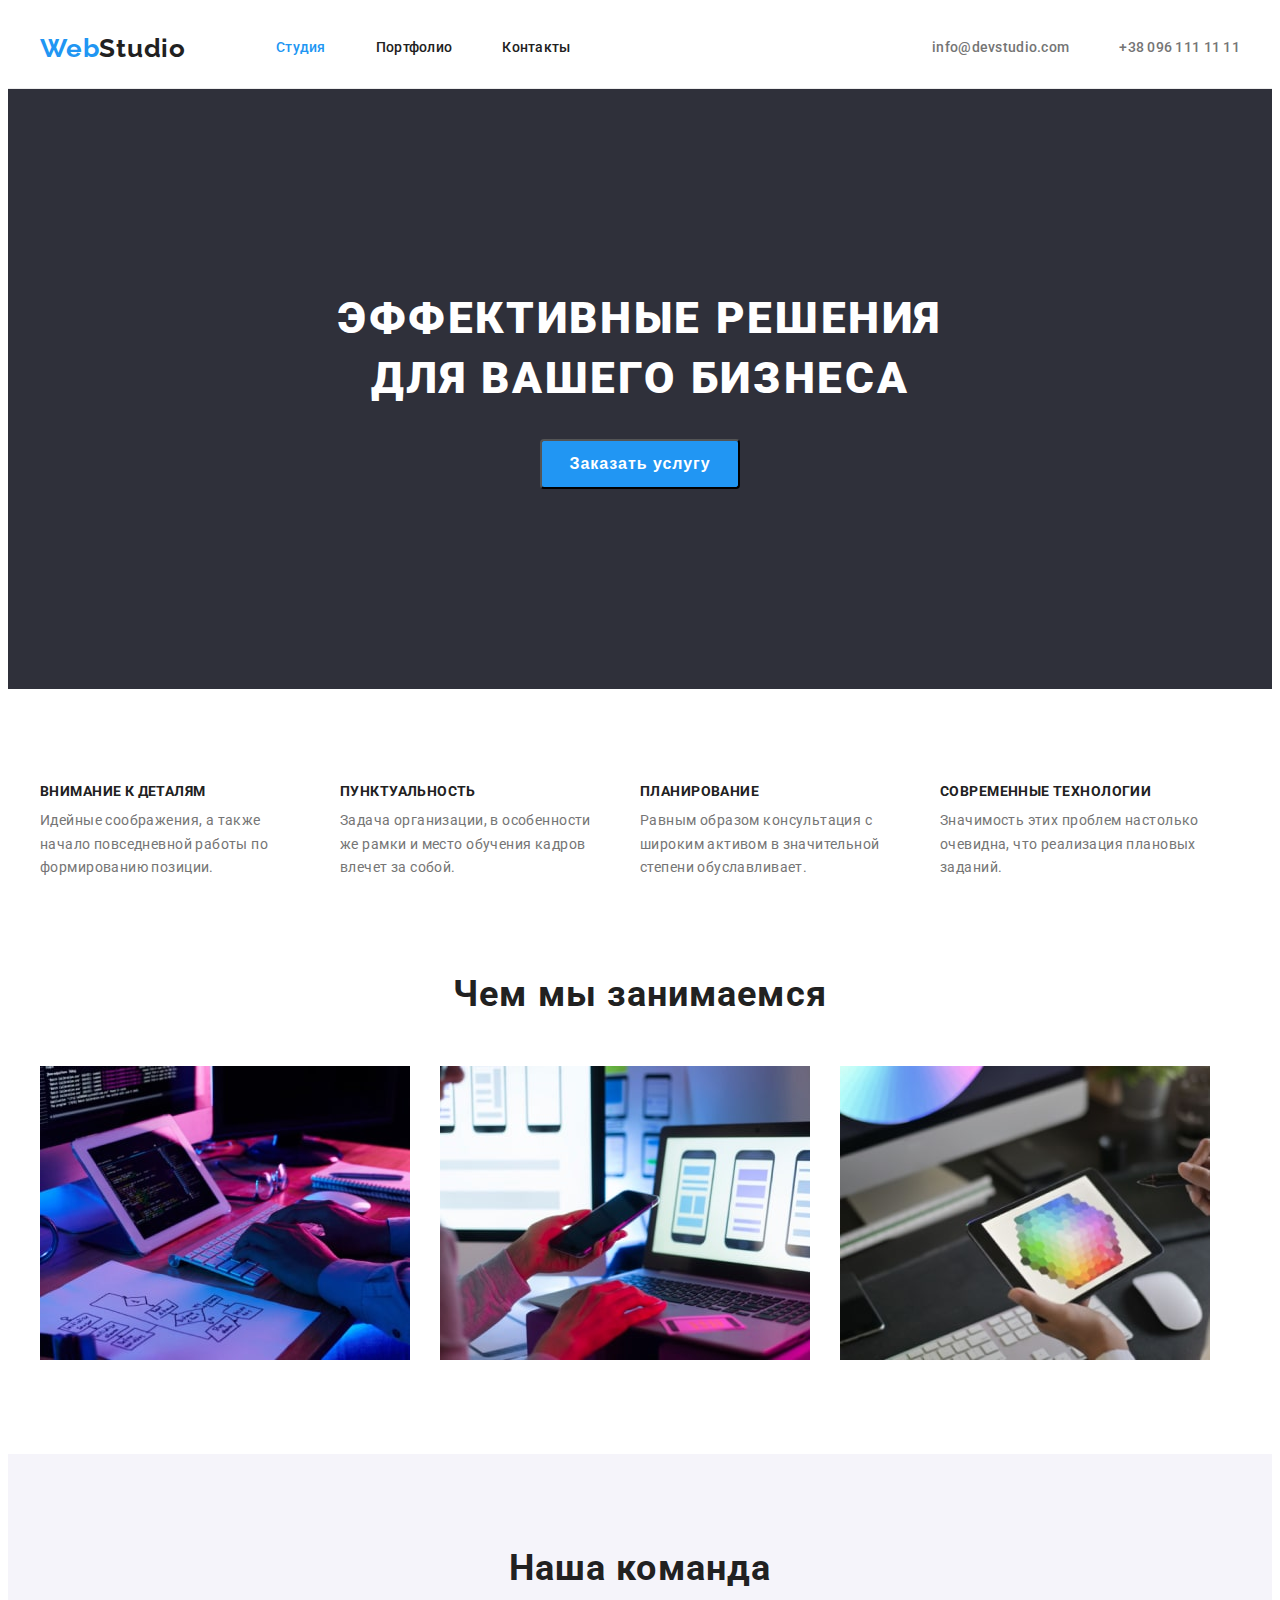
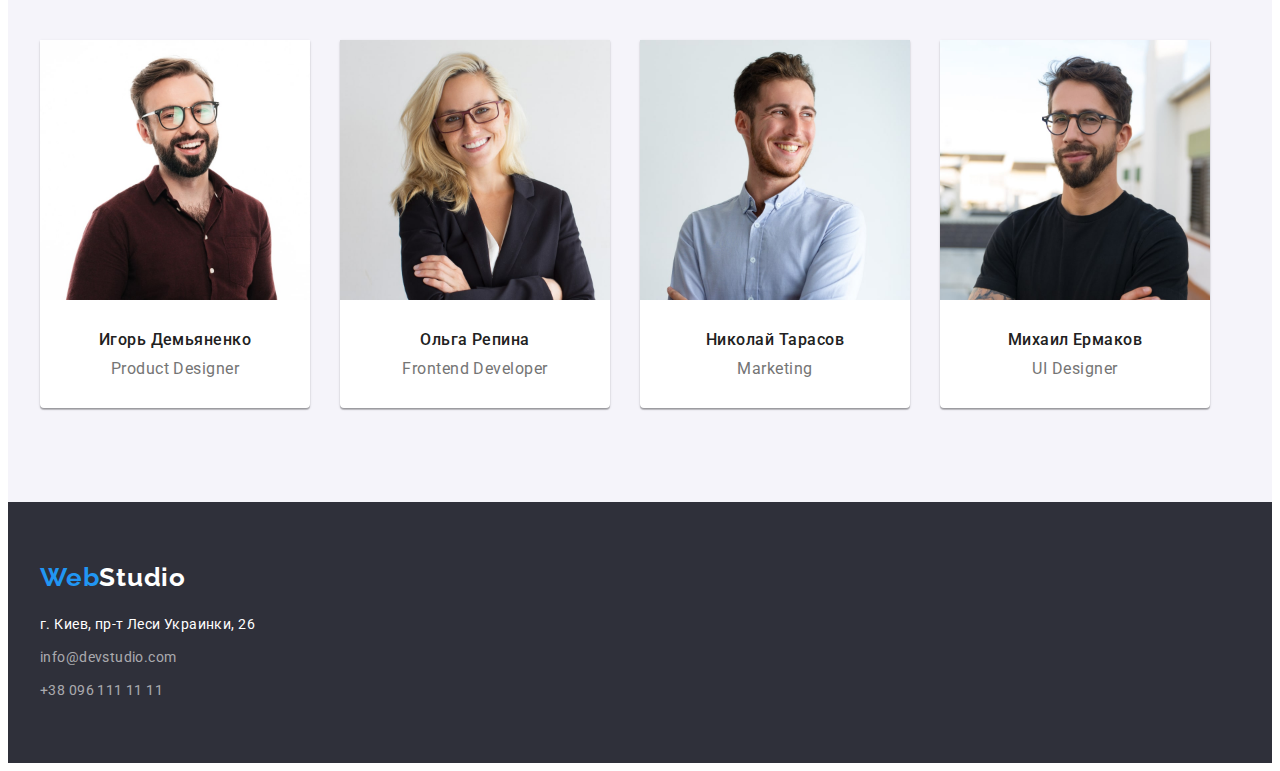
<file: index.html>
<!DOCTYPE html>
<html lang="ru">

<head>
    <meta charset="UTF-8">
    <meta http-equiv="X-UA-Compatible" content="IE=edge">
    <meta name="viewport" content="width=device-width, initial-scale=1.0">
    <title>Document</title>
    <link rel="preconnect" href="https://fonts.googleapis.com">
    <link rel="preconnect" href="https://fonts.gstatic.com" crossorigin>
    <link href="https://fonts.googleapis.com/css2?family=Raleway:wght@700&family=Roboto:wght@400;500;700;900&display=swap"
        rel="stylesheet">
    <link rel="stylesheet" href="https://cdnjs.cloudflare.com/ajax/libs/modern-normalize/1.1.0/modern-normalize.min.css"
        integrity="sha512-wpPYUAdjBVSE4KJnH1VR1HeZfpl1ub8YT/NKx4PuQ5NmX2tKuGu6U/JRp5y+Y8XG2tV+wKQpNHVUX03MfMFn9Q=="
        crossorigin="anonymous" referrerpolicy="no-referrer" />
    <link rel="stylesheet" href="./css/style.css">
</head>

<body>
    <!--Верхняя линия-->
    <header class="header">
        <div class="container">
            <nav class="header-nav">
                <a href="./index.html" class="header-logo link" lang="en"><span class="header-logo-fp">Web</span>Studio</a>
                <ul class="header-list list">
                    <li class="header-item">
                        <a class="header-link link current" href="./index.html">Студия</a></li>
                    <li class="header-item">
                        <a class="header-link link" href="./portfolio.html">Портфолио</a></li>
                    <li class="header-item">
                        <a class="header-link link" href="">Контакты</a></li>
                </ul>
            </nav>

            <ul class="contacts-list list">
                <li class="contacts-item">
                    <a href="mailto:info@devstudio.com" class="header-mail link">info@devstudio.com</a></li>
                <li class="contacts-item">
                    <a href="tel:+380961111111" class="header-tel link">+38 096 111 11 11</a></li>
            </ul>
        </div>
    </header>

    <main class="main">
        <!--Шапка-->
        <section class="hero">
            <div class="container">
                <h1 class="hero-titel">Эффективные решения для вашего бизнеса</h1>
                <button class="hero-button" name="button">Заказать услугу</button>
            </div>
        </section>

        <!--Особенности-->
        <section class="peculiarities section">
            <div class="container">
                <h2 hidden>Особенности студии</h2>
                <ul class="peculiarities-list list">
                    <li class="peculiarities-item">
                        <h3 class="peculiarities-titel">Внимание к деталям</h3>
                        <p class="peculiarities-text">Идейные соображения, а также начало повседневной работы по формированию позиции.</p>
                    </li>

                    <li class="peculiarities-item">
                        <h3 class="peculiarities-titel">Пунктуальность</h3>
                        <p class="peculiarities-text">Задача организации, в особенности же рамки и место обучения кадров влечет за собой.</p>
                    </li>

                    <li class="peculiarities-item">
                        <h3 class="peculiarities-titel">Планирование</h3>
                        <p class="peculiarities-text">Равным образом консультация с широким активом в значительной степени обуславливает.</p>
                    </li>

                    <li class="peculiarities-item">
                        <h3 class="peculiarities-titel">Современные технологии</h3>
                        <p class="peculiarities-text">Значимость этих проблем настолько очевидна, что реализация плановых заданий.</p>
                    </li>
                </ul>
            </div>
        </section>

        <section class="works">
            <div class="container">
                <h2 class="works-titel">Чем мы занимаемся</h2>
                <ul class="works-list list">
                    <li class="works-img">
                        <img src="./imagis/works/works1.jpg" alt="Консоль" width="370" height="294">
                    </li>

                    <li class="works-img">
                        <img src="./imagis/works/works2.jpg" alt="Мобильный телефон" width="370" height="294">
                    </li>

                    <li class="works-img">
                        <img src="./imagis/works/works3.jpg" alt="Планшет" width="370" height="294">
                    </li>
                </ul>
            </div>
        </section>

        <!--Наша команда-->
        <section class="team section">
            <div class="container">
                <h2 class="team-titel">Наша команда</h2>
                <ul class="team-list list">
                    <li class="team-item">
                        <img class="team-img" src="./imagis/team/foto_Igor.jpg" alt="Игорь Демьяненко" width="270" height="260">
                        <div class="team-box">
                            <h3 class="team-member-titel">Игорь Демьяненко</h3>
                            <p class="team-member-text" lang="en">Product Designer</p>
                        </div>
                        
                    </li>

                    <li class="team-item">
                        <img class="team-img" src="./imagis/team/foto_Olga.jpg" alt="Ольга Репина" width="270" height="260">
                        <div class="team-box">
                            <h3 class="team-member-titel">Ольга Репина</h3>
                            <p class="team-member-text" lang="en">Frontend Developer</p>
                        </div>
                        
                    </li>

                    <li class="team-item">
                        <img class="team-img" src="./imagis/team/foto_Nikolayi.jpg" alt="Николай Тарасов" width="270" height="260">
                        <div class="team-box">
                            <h3 class="team-member-titel">Николай Тарасов</h3>
                            <p class="team-member-text" lang="en">Marketing</p>
                        </div>
                        
                    </li>

                    <li class="team-item">
                        <img class="team-img" src="./imagis/team/foto_Mihail.jpg" alt="Михаил Ермаков" width="270" height="260">
                        <div class="team-box">
                            <h3 class="team-member-titel">Михаил Ермаков</h3>
                            <p class="team-member-text" lang="en">UI Designer</p>
                        </div>
                    </li>
                </ul>
            </div>
        </section>
    </main>

    <!--Подвал-->
    <footer class="footer">
        <div class="container footer-container">
                <div class="footer-logo-box">
                    <a class="footer-logo link header-logo-fp" href="./index.html" lang="en">Web<span class="footer-logo-sp">Studio</span></a>
                </div>
                <ul class="footer-list list">
                    <li class="footer-item"><a href="https://goo.gl/maps/JxcEm6r7qAbZ7r7h9" class="footer-address link" target="_blank" rel="noopener noreferrer">г. Киев, пр-т Леси Украинки, 26</a></li>
                    <li class="footer-item"><a href="mailto:info@devstudio.com" class="footer-mail link">info@devstudio.com</a></li>
                    <li class="footer-item"><a href="tel:+380961111111" class="footer-tel link">+38 096 111 11 11</a></li>
                </ul>
            </address>
        </div>
    </footer>
</body>

</html>
</file>
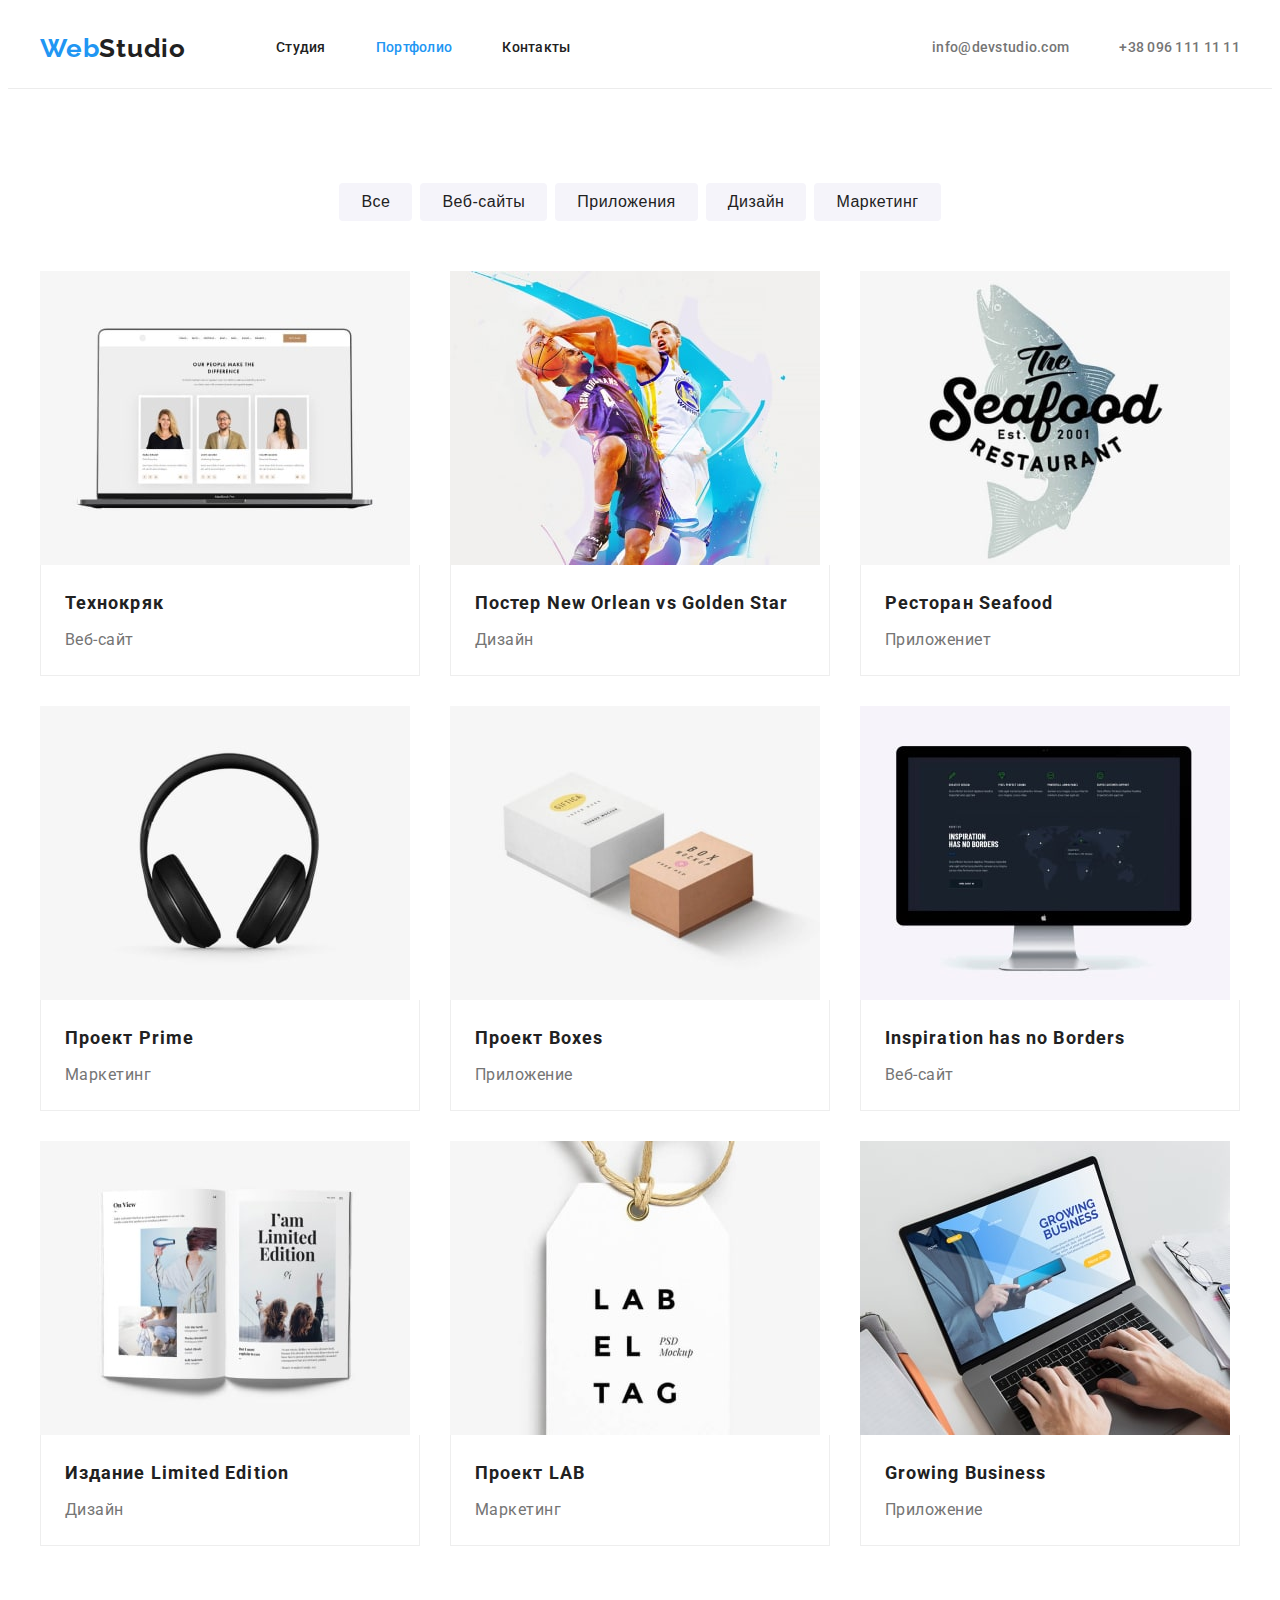
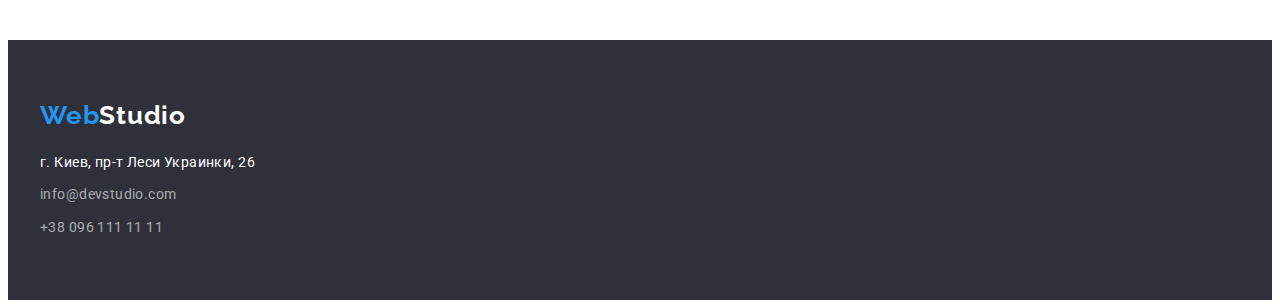
<file: portfolio.html>
<!DOCTYPE html>
<html lang="ru">

<head>
    <meta charset="UTF-8">
    <meta http-equiv="X-UA-Compatible" content="IE=edge">
    <meta name="viewport" content="width=device-width, initial-scale=1.0">
    <title>Document</title>
    <link rel="preconnect" href="https://fonts.googleapis.com">
    <link rel="preconnect" href="https://fonts.gstatic.com" crossorigin>
    <link href="https://fonts.googleapis.com/css2?family=Raleway:wght@700&family=Roboto:wght@400;500;700;900&display=swap"
        rel="stylesheet">
    <link rel="stylesheet" href="https://cdnjs.cloudflare.com/ajax/libs/modern-normalize/1.1.0/modern-normalize.min.css"
        integrity="sha512-wpPYUAdjBVSE4KJnH1VR1HeZfpl1ub8YT/NKx4PuQ5NmX2tKuGu6U/JRp5y+Y8XG2tV+wKQpNHVUX03MfMFn9Q=="
        crossorigin="anonymous" referrerpolicy="no-referrer" />
    <link rel="stylesheet" href="./css/style.css">
</head>

<body>
    <!--Верхняя линия-->
    <header class="header">
        <div class="container">
            <nav class="header-nav">
                <a href="./index.html" class="header-logo link" lang="en"><span class="header-logo-fp">Web</span>Studio</a>
                <ul class="header-list list">
                    <li class="header-item">
                        <a class="header-link link" href="./index.html">Студия</a></li>
                    <li class="header-item">
                        <a class="header-link link current" href="./portfolio.html">Портфолио</a></li>
                    <li class="header-item">
                        <a class="header-link link" href="">Контакты</a></li>
                </ul>
            </nav>
        
            <ul class="contacts-list list">
                <li class="contacts-item">
                    <a href="mailto:info@devstudio.com" class="header-mail link">info@devstudio.com</a></li>
                <li class="contacts-item">
                    <a href="tel:+380961111111" class="header-tel link">+38 096 111 11 11</a></li>
            </ul>
            </div>
    </header>

    <!--Портфолио-->
    <main class="main">
        <section class="portfolio section">
            <div class="container">
                <h1 hidden>Портфолио</h1>
                <ul class="portfolio-list list">
                    <li class="portfolio-item"><button class="portfolio-button" name="button">Все</button></li>
                    <li class="portfolio-item"><button class="portfolio-button" name="button">Веб-сайты</button></li>
                    <li class="portfolio-item"><button class="portfolio-button" name="button">Приложения</button></li>
                    <li class="portfolio-item"><button class="portfolio-button" name="button">Дизайн</button></li>
                    <li class="portfolio-item"><button class="portfolio-button" name="button">Маркетинг</button></li>
                </ul>

                <h2 hidden>Роботы</h2>
                <ul class="produkt-list list">
                    <li class="produkt-item">
                        <a class="produkt-list link" href="">
                            <img class="produkt-img" src="./imagis/portfolio/portfolio1.jpg" alt="Открытый ноутбук" width="370" height="294">
                            <div class="produkt-text-box">
                                <h3 class="produkt-titel">Технокряк</h3>
                                <p class="produkt-text">Веб-сайт</p>
                            </div>
                        </a>
                    </li>

                    <li class="produkt-item">
                        <a class="produkt-list link" href="">
                            <img class="produkt-img" src="./imagis/portfolio/portfolio2.jpg" alt="Баскетболисты" width="370" height="294">
                            <div class="produkt-text-box">
                                <h3 class="produkt-titel">Постер <span lang="en">New Orlean vs Golden Star</span></h3>
                                <p class="produkt-text">Дизайн</p>
                            </div>
                        </a>
                    </li>

                    <li class="produkt-item">
                        <a class="produkt-list link" href="">
                            <img class="produkt-img" src="./imagis/portfolio/portfolio3.jpg" alt="Рыбный ресторан" width="370" height="294">
                            <div class="produkt-text-box">
                                <h3 class="produkt-titel">Ресторан <span lang="en">Seafood</span></h3>
                                <p class="produkt-text">Приложениет</p>
                            </div>                            
                        </a>
                    </li>

                    <li class="produkt-item">
                        <a class="produkt-list link" href="">
                            <img class="produkt-img" src="./imagis/portfolio/portfolio4.jpg" alt="Наушники" width="370" height="294">
                            <div class="produkt-text-box">
                                <h3 class="produkt-titel">Проект <span lang="en">Prime</span></h3>
                                <p class="produkt-text">Маркетинг</p>
                            </div>                            
                        </a>
                    </li>

                    <li class="produkt-item">
                        <a class="produkt-list link" href="">
                            <img class="produkt-img" src="./imagis/portfolio/portfolio5.jpg" alt="Коробки" width="370" height="294">
                            <div class="produkt-text-box">
                                <h3 class="produkt-titel">Проект <span lang="en">Boxes</span></h3>
                                <p class="produkt-text">Приложение</p>
                            </div>                            
                        </a>
                    </li>

                    <li class="produkt-item">
                        <a class="produkt-list link" href="">
                            <img class="produkt-img" src="./imagis/portfolio/portfolio6.jpg" alt="Монитор" width="370" height="294">
                            <div class="produkt-text-box">
                                <h3 class="produkt-titel" lang="en">Inspiration has no Borders</h3>
                                <p class="produkt-text">Веб-сайт</p>
                            </div>                            
                        </a>
                    </li>

                    <li class="produkt-item">
                        <a class="produkt-list link" href="">
                            <img class="produkt-img" src="./imagis/portfolio/portfolio7.jpg" alt="Брошура" width="370" height="294">
                            <div class="produkt-text-box">
                                <h3 class="produkt-titel">Издание <span lang="en">Limited Edition</span></h3>
                                <p class="produkt-text">Дизайн</p>
                            </div>                                                        
                        </a>
                    </li>

                    <li class="produkt-item">
                        <a class="produkt-list link" href="">
                            <img class="produkt-img" src="./imagis/portfolio/portfolio8.jpg" alt="Бирка" width="370" height="294">
                            <div class="produkt-text-box">
                                <h3 class="produkt-titel">Проект <span lang="en">LAB</span></h3>
                                <p class="produkt-text">Маркетинг</p>
                            </div>                            
                        </a>
                    </li>

                    <li class="produkt-item">
                        <a class="produkt-list link" href="">
                            <img class="produkt-img" src="./imagis/portfolio/portfolio9.jpg" alt="Ноутбук" width="370" height="294">
                            <div class="produkt-text-box">
                                <h3 class="produkt-titel" lang="en">Growing Business</h3>
                                <p class="produkt-text">Приложение</p>
                            </div>                            
                        </a>
                    </li>
                </ul>
            </div>
        </section>
    </main>

    <!--Подвал-->
    <footer class="footer">
        <div class="container footer-container">
            <div class="footer-logo-box">
                <a class="footer-logo link header-logo-fp" href="./index.html" lang="en">Web<span
                        class="footer-logo-sp">Studio</span></a>
            </div>
            <ul class="footer-list list">
                <li class="footer-item"><a href="https://goo.gl/maps/JxcEm6r7qAbZ7r7h9" class="footer-address link"
                        target="_blank" rel="noopener noreferrer">г. Киев, пр-т Леси Украинки, 26</a></li>
                <li class="footer-item"><a href="mailto:info@devstudio.com" class="footer-mail link">info@devstudio.com</a></li>
                <li class="footer-item"><a href="tel:+380961111111" class="footer-tel link">+38 096 111 11 11</a></li>
            </ul>
            </address>
        </div>
    </footer>
</body>
</file>
<file: css/style.css>
:root {
  --main-titel-color: #ffffff;
  --secondary-titel-color: #212121;
  --main-text-color: #757575;
  --accent-color: #2196f3;
}

body {
  font-family: "Roboto", sans-serif;
}

p,
h1,
h2,
h3,
h4,
h5,
h6 {
  margin-top: 0;
  margin-bottom: 0;
}

ul {
  margin-top: 0;
  margin-bottom: 0;
  padding-left: 0;
}

img {
  display: block;
}

.list {
  list-style: none;
}

.link {
  text-decoration: none;
}

.container {
  width: 1200px;
  padding-left: 15px;
  padding-right: 15px;
  margin: 0 auto;
}

.section {
  padding-top: 94px;
  padding-bottom: 94px;
}

.header-logo-fp {
  color: var(--accent-color);
}

.footer-logo-sp {
  color: #ffffff;
}

/*--------------Верхняя линия------------*/
.header {
  background-color: #ffffff;
  border-bottom: 1px solid rgba(236, 236, 236, 1);
}

.header .container {
  display: flex;
}

.header-nav {
  display: flex;
  align-items: center;
}

.header-logo {
  margin-right: 90px;

  font-family: Raleway, sans-serif;
  font-weight: 700;
  font-size: 26px;
  line-height: 1.19;
  letter-spacing: 0.03em;
  color: var(--secondary-titel-color);
}

.header-list {
  display: flex;
}

.header-item:not(:last-child) {
  margin-right: 50px;
}

.header-item .current {
  color: var(--accent-color);
}

.header-link {
  display: inline-block;
  padding-top: 32px;
  padding-bottom: 32px;

  font-weight: 500;
  font-size: 14px;
  line-height: 1.14;
  letter-spacing: 0.02em;
  color: var(--secondary-titel-color);
}

.contacts-list {
  display: flex;
  align-items: center;
  margin-left: auto;
}
.contacts-item:not(:last-child) {
  margin-right: 50px;
}

.header-mail {
  display: inline-block;
  padding-top: 32px;
  padding-bottom: 32px;

  font-weight: 500;
  font-size: 14px;
  line-height: 1.14;
  letter-spacing: 0.02em;
  color: var(--main-text-color);
}
.header-tel {
  display: inline-block;
  padding-top: 32px;
  padding-bottom: 32px;

  font-weight: 500;
  font-size: 14px;
  line-height: 1.14;
  letter-spacing: 0.02em;
  color: var(--main-text-color);
}
.header-link:hover,
.header-link:focus {
  color: #2196f3;
}
.header-mail:hover,
.header-mail:focus {
  color: #2196f3;
}
.header-tel:hover,
.header-tel:focus {
  color: #2196f3;
}

/*----------------Шапка-------------*/
.hero {
  text-align: center;
  padding-top: 200px;
  padding-bottom: 200px;
  background-color: #2f303a;
}

.hero-titel {
  width: 696px;
  margin-left: auto;
  margin-right: auto;
  margin-bottom: 30px;

  font-weight: 900;
  font-size: 44px;
  line-height: 1.36;
  letter-spacing: 0.06em;
  text-transform: uppercase;
  color: var(--main-titel-color);
}

.hero-button {
  margin-left: auto;
  margin-right: auto;
  width: 200px;
  height: 50px;
  border-radius: 4px;

  font-weight: 700;
  font-size: 16px;
  line-height: 1.87;
  letter-spacing: 0.06em;
  color: var(--main-titel-color);
  background-color: var(--accent-color);
}

.hero-button:hover,
.hero-button:focus {
  background-color: #188ce8;
}

/*--------------Особенности--------------*/
.peculiarities-list {
  display: flex;
}

.peculiarities-item {
  width: 270px;
}

.peculiarities-item:not(:last-child) {
  margin-right: 30px;
}

.peculiarities-titel {
  margin-bottom: 10px;

  font-weight: 700;
  font-size: 14px;
  line-height: 16px;
  letter-spacing: 0.03em;
  text-transform: uppercase;
  color: var(--secondary-titel-color);
}
.peculiarities-text {
  font-weight: 400;
  font-size: 14px;
  line-height: 1.71;
  letter-spacing: 0.03em;
  color: var(--main-text-color);
}

/*---------------Чем мы занимаемся------------*/
.works-img {
  width: 370px;
  padding-bottom: 94px;
}

.works-titel {
  margin-bottom: 50px;

  font-weight: 700;
  font-size: 36px;
  line-height: 1.16;
  text-align: center;
  letter-spacing: 0.03em;
  color: var(--secondary-titel-color);
}
.works-list {
  display: flex;
}
.works-img:not(:last-child) {
  margin-right: 30px;
}
/*---------------Наша команда--------------*/
.team {
  background-color: #f5f4fa;
}

.team-titel {
  margin-bottom: 50px;

  font-weight: 700;
  font-size: 36px;
  line-height: 1.16;
  text-align: center;
  letter-spacing: 0.03em;
  color: var(--secondary-titel-color);
}

.team-list {
  display: flex;
}

.team-item:not(:last-child) {
  margin-right: 30px;
}

.team-item {
  width: 270px;
  background-color: #ffffff;
  border-radius: 0 0 4px 4px;
  box-shadow: 0 2px 1px 0 rgba(0, 0, 0, 0.2), 0 1px 1px 0 rgba(0, 0, 0, 0.14),
    0 1px 3px 0 rgba(0, 0, 0, 0.12);
}

.team-box {
  width: 270px;
  padding-top: 30px;
  padding-bottom: 30px;
  padding-left: auto;
  padding-right: auto;
}

.team-member-titel {
  margin-bottom: 10px;

  font-weight: 500;
  font-size: 16px;
  line-height: 1.19;
  text-align: center;
  letter-spacing: 0.03em;
  color: var(--secondary-titel-color);
}
.team-member-text {
  font-weight: 400;
  font-size: 16px;
  line-height: 1.19;
  text-align: center;
  letter-spacing: 0.03em;
  color: var(--main-text-color);
}

/*-----------------Подвал----------------*/
.footer {
  padding-top: 60px;
  padding-bottom: 60px;
  background-color: #2f303a;
}

.footer-logo-box {
  margin-bottom: 20px;
}

.footer-logo {
  font-family: Raleway, sans-serif;
  font-style: normal;
  font-weight: 700;
  font-size: 26px;
  line-height: 1.19;
  letter-spacing: 0.03em;
}

.footer-list {
  display: block;
}

.footer-item:not(:last-child) {
  margin-bottom: 9px;
}

.footer-address {
  font-style: normal;
  font-weight: 400;
  font-size: 14px;
  line-height: 1.71;
  letter-spacing: 0.03em;
  color: var(--main-titel-color);
}

.footer-mail {
  font-style: normal;
  font-weight: 400;
  font-size: 14px;
  line-height: 1.71;
  letter-spacing: 0.03em;
  color: rgba(255, 255, 255, 0.6);
}

.footer-tel {
  font-style: normal;
  font-weight: 400;
  font-size: 14px;
  line-height: 1.71;
  letter-spacing: 0.03em;
  color: rgba(255, 255, 255, 0.6);
}

.footer-mail:hover,
.footer-mail:focus {
  color: #ffffff;
}

.footer-tel:hover,
.footer-tel:focus {
  color: #ffffff;
}

/*--------------------------------------Portfolio-------------------------------*/
.portfolio-list {
  justify-content: center;
  display: flex;
  margin-bottom: 50px;
}

.portfolio-item:not(:last-child) {
  margin-right: 8px;
}

.portfolio-button {
  padding: 6px 22px 6px 22px;
  border: 0;
  border-radius: 4px;

  font-weight: 500;
  font-size: 16px;
  line-height: 1.62;
  letter-spacing: 0.03em;
  background-color: #f5f4fa;
  color: var(--secondary-titel-color);
}

.portfolio-button:hover,
.portfolio-button:focus {
  background-color: var(--accent-color);
  color: var(--main-titel-color);
}

.produkt-list {
  display: flex;
  flex-wrap: wrap;
}

.produkt-img {
  width: 370px;
}

.produkt-text-box {
  width: 370px;
  padding: 20px 24px 20px 24px;
  border-right: 1px solid rgba(238, 238, 238, 1);
  border-left: 1px solid rgba(238, 238, 238, 1);
  border-bottom: 1px solid rgba(238, 238, 238, 1);
}

.produkt-item {
  width: calc((100% - 60px) / 3);
  margin-right: 30px;
  margin-bottom: 30px;
}

.produkt-item:nth-child(3n) {
  margin-right: 0;
}

.produkt-item:nth-last-child(-n + 3) {
  margin-bottom: 0;
}

.produkt-titel {
  margin-bottom: 4px;

  font-weight: 700;
  font-size: 18px;
  line-height: 2;
  letter-spacing: 0.06em;
  color: var(--secondary-titel-color);
}

.produkt-text {
  font-weight: 400;
  font-size: 16px;
  line-height: 1.87;
  letter-spacing: 0.03em;
  color: var(--main-text-color);
}
</file>
